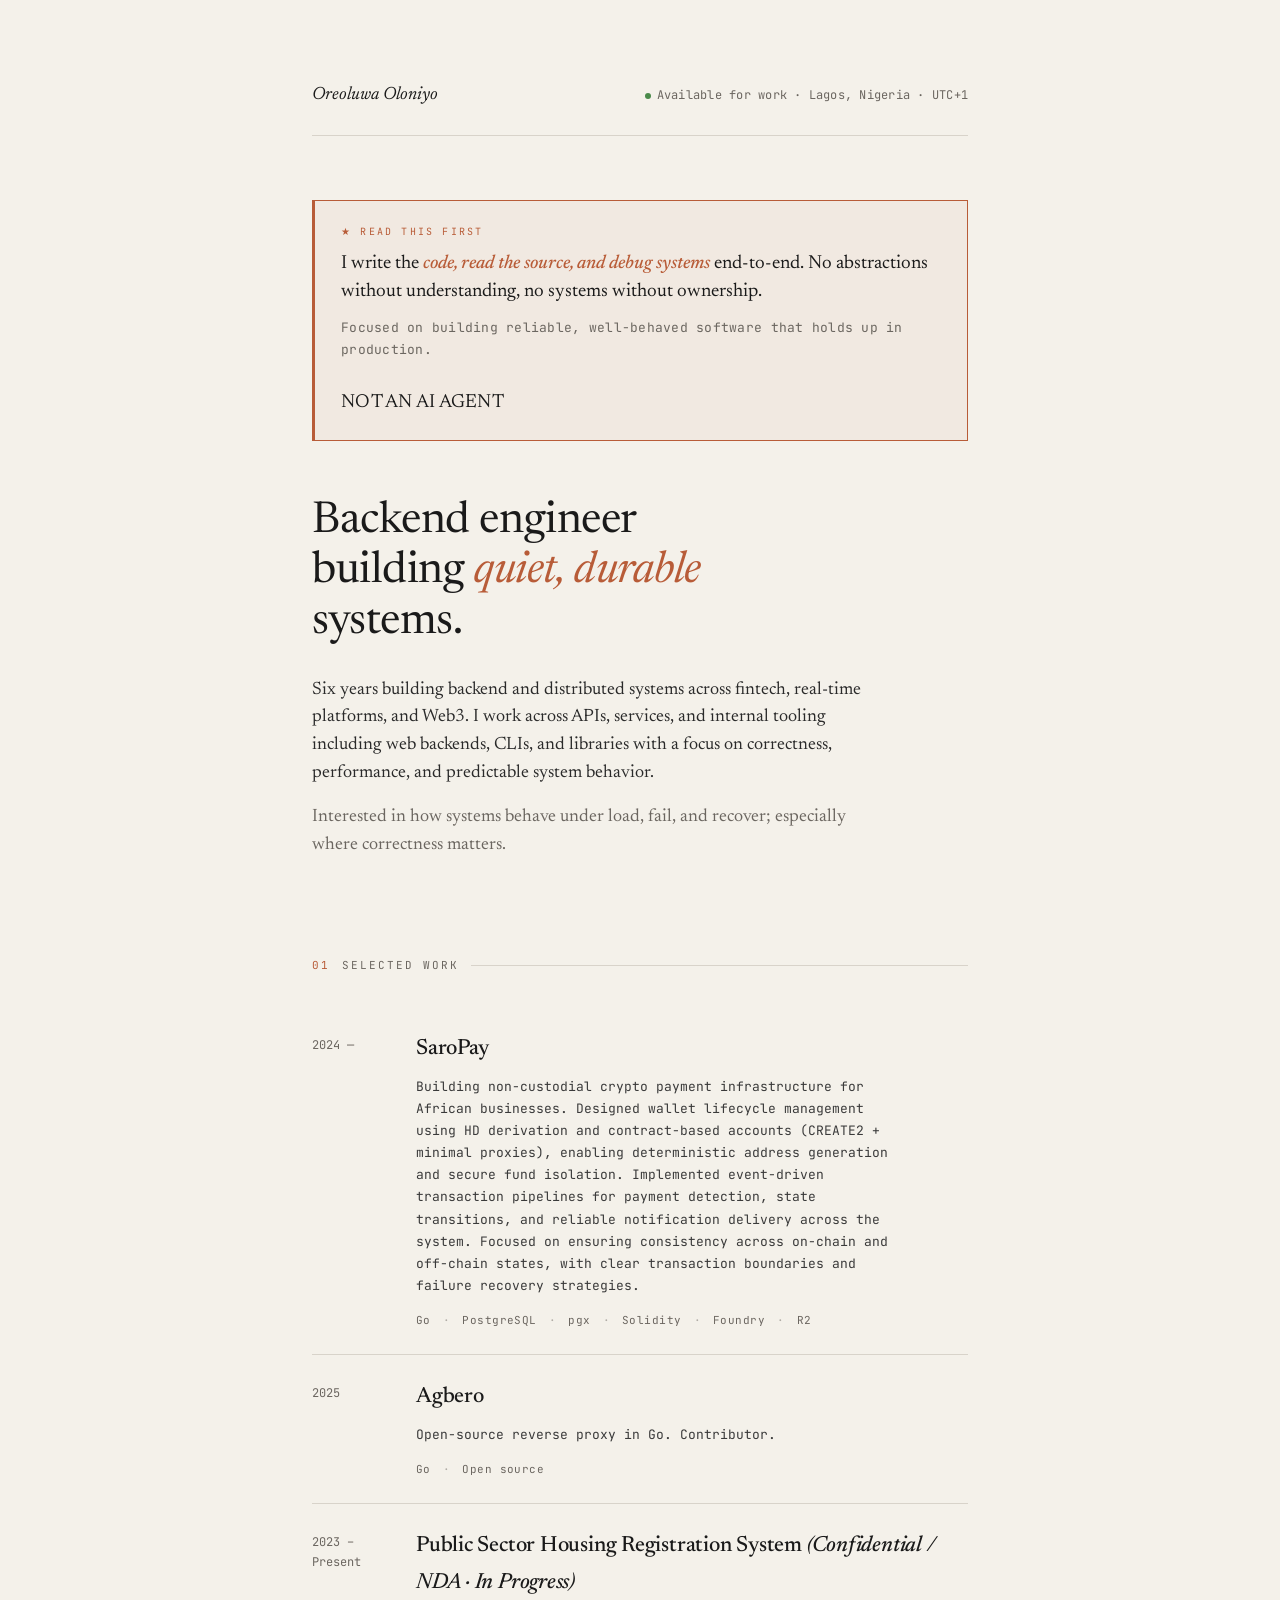
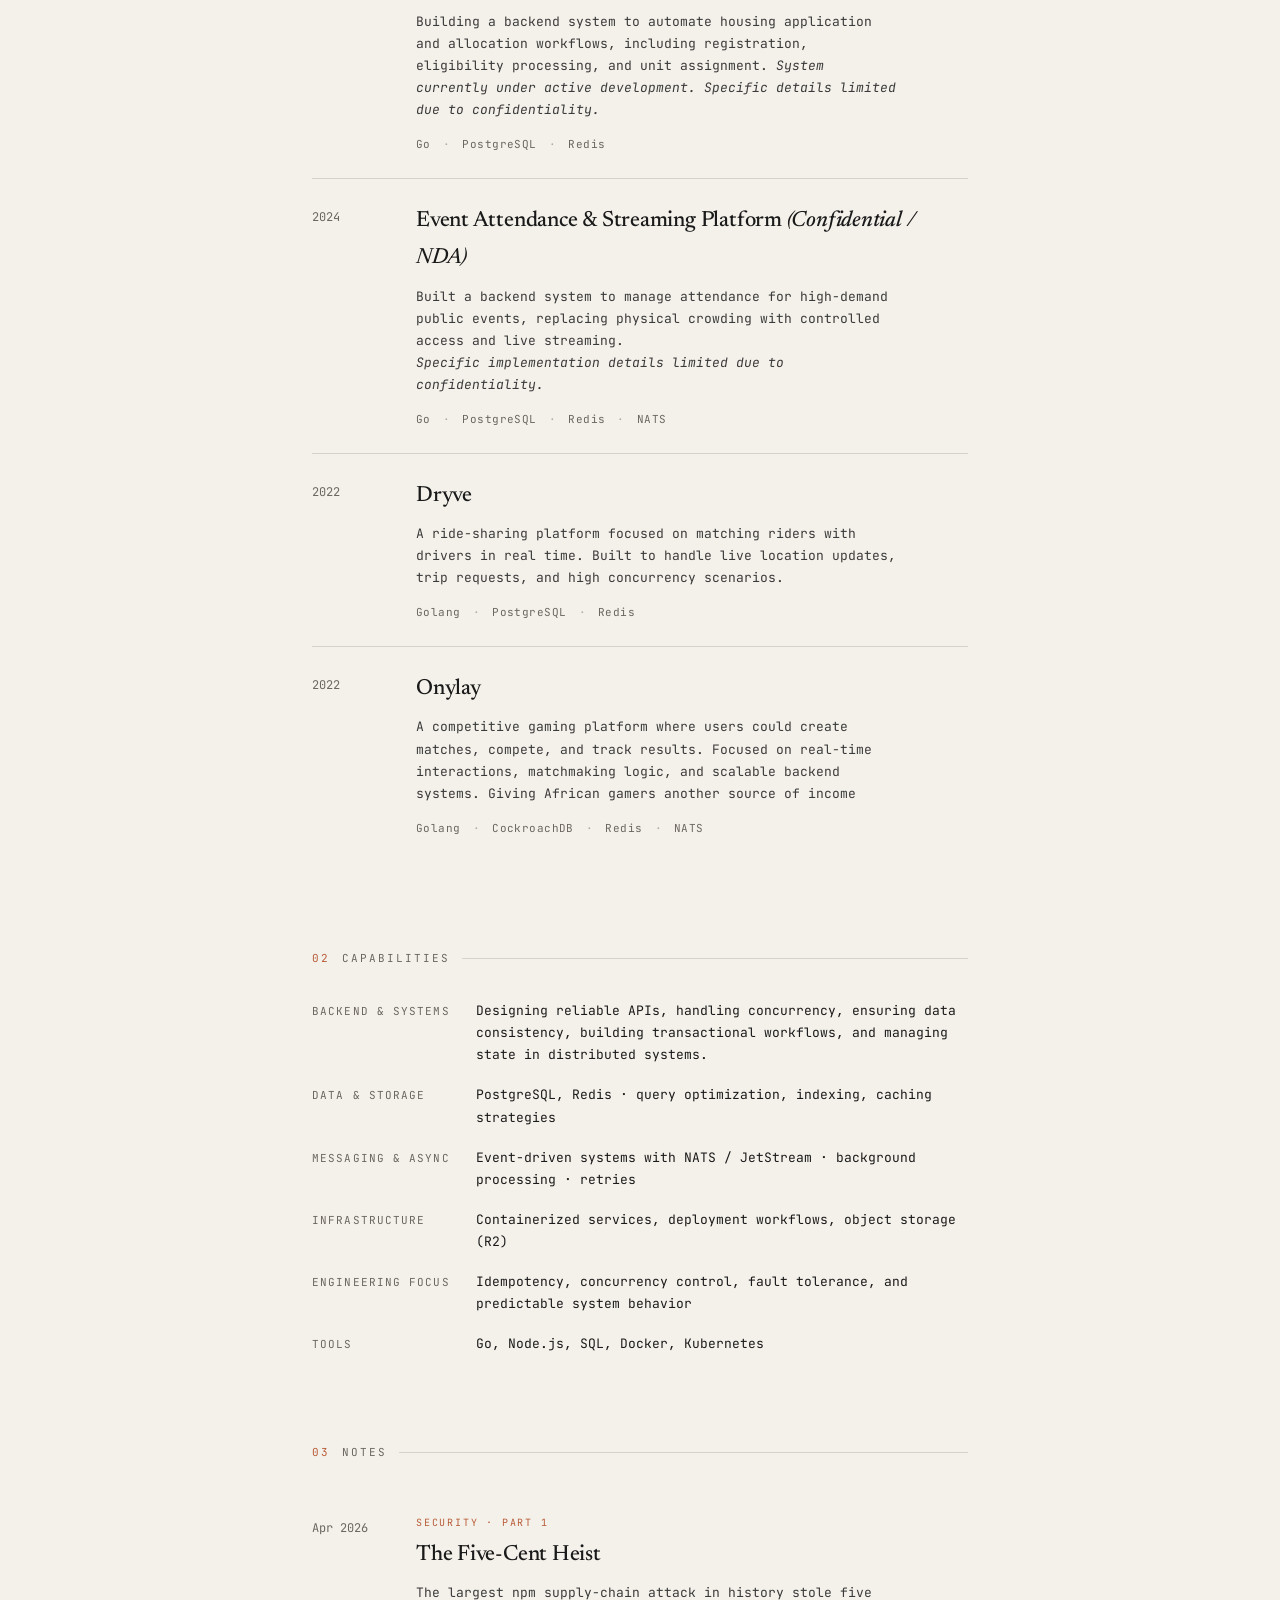
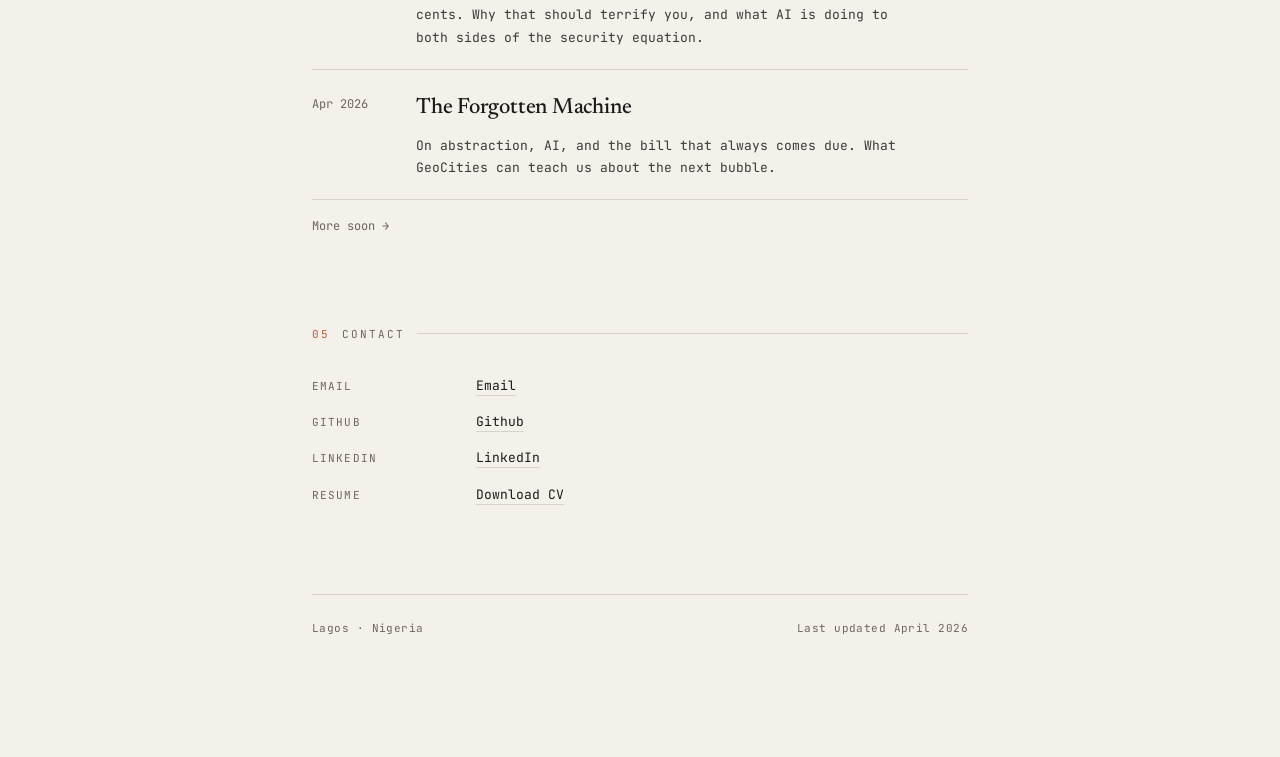
<file: index.html>
<!DOCTYPE html>
<html lang="en">
<head>
    <meta charset="UTF-8" />
    <meta name="viewport" content="width=device-width, initial-scale=1.0" />
    <title>Oreoluwa Oloniyo — Backend Engineer</title>
    <meta name="description" content="Backend engineer in Lagos. Go, Node, PostgreSQL, distributed systems. Building SaroPay." />
    <link rel="preconnect" href="https://fonts.googleapis.com" />
    <link rel="preconnect" href="https://fonts.gstatic.com" crossorigin />
    <link href="https://fonts.googleapis.com/css2?family=JetBrains+Mono:wght@300;400;500;600&family=Newsreader:ital,opsz,wght@0,6..72,300;0,6..72,400;0,6..72,500;1,6..72,300;1,6..72,400&display=swap" rel="stylesheet" />
    <style>
        :root {
            --bg: #f4f1ea;
            --ink: #1a1a1a;
            --muted: #6b6660;
            --rule: #d8d3ca;
            --accent: #b85c38;
            --serif: "Newsreader", Georgia, serif;
            --mono: "JetBrains Mono", ui-monospace, "SF Mono", Menlo, monospace;
        }

        * { box-sizing: border-box; margin: 0; padding: 0; }

        html { scroll-behavior: smooth; }

        body {
            background: var(--bg);
            color: var(--ink);
            font-family: var(--mono);
            font-size: 14px;
            line-height: 1.7;
            font-weight: 400;
            -webkit-font-smoothing: antialiased;
            text-rendering: optimizeLegibility;
        }

        .wrap {
            max-width: 720px;
            margin: 0 auto;
            padding: 80px 32px 120px;
        }

        /* ---------- Header ---------- */
        header {
            display: flex;
            justify-content: space-between;
            align-items: baseline;
            padding-bottom: 24px;
            border-bottom: 1px solid var(--rule);
            margin-bottom: 64px;
        }

        .sig {
            font-family: var(--serif);
            font-size: 18px;
            font-style: italic;
            font-weight: 400;
        }

        .meta {
            color: var(--muted);
            font-size: 12px;
            letter-spacing: 0.02em;
        }

        .meta .dot {
            display: inline-block;
            width: 6px; height: 6px;
            background: #4a8a4a;
            border-radius: 50%;
            margin-right: 6px;
            vertical-align: middle;
            animation: pulse 2.4s ease-in-out infinite;
        }

        @keyframes pulse {
            0%, 100% { opacity: 1; }
            50% { opacity: 0.35; }
        }

        /* ---------- Manifesto banner ---------- */
        .manifesto {
            margin-bottom: 56px;
            padding: 22px 26px;
            border: 1px solid var(--accent);
            border-left-width: 3px;
            background: rgba(184, 92, 56, 0.05);
        }

        .manifesto-eyebrow {
            font-family: var(--mono);
            font-size: 10px;
            color: var(--accent);
            letter-spacing: 0.22em;
            text-transform: uppercase;
            margin-bottom: 10px;
        }

        .manifesto p {
            font-family: var(--serif);
            font-size: 19px;
            line-height: 1.5;
            color: var(--ink);
            max-width: 60ch;
        }

        .manifesto p strong {
            font-weight: 500;
            color: var(--accent);
            font-style: italic;
        }

        .manifesto .small {
            font-size: 13px;
            font-family: var(--mono);
            font-style: normal;
            color: var(--muted);
            margin-top: 10px;
            letter-spacing: 0.02em;
        }

        /* ---------- Intro ---------- */
        .intro {
            margin-bottom: 96px;
        }

        .intro h1 {
            font-family: var(--serif);
            font-size: 44px;
            line-height: 1.15;
            font-weight: 400;
            letter-spacing: -0.01em;
            margin-bottom: 28px;
            max-width: 18ch;
        }

        .intro h1 em {
            color: var(--accent);
            font-style: italic;
        }

        .intro p {
            font-family: var(--serif);
            font-size: 18px;
            line-height: 1.55;
            color: #2a2a2a;
            max-width: 56ch;
            margin-bottom: 16px;
        }

        .intro p + p { color: var(--muted); }

        /* ---------- Section ---------- */
        section { margin-bottom: 88px; }

        .section-label {
            display: flex;
            align-items: center;
            gap: 12px;
            color: var(--muted);
            font-size: 11px;
            letter-spacing: 0.18em;
            text-transform: uppercase;
            margin-bottom: 32px;
        }

        .section-label::after {
            content: "";
            flex: 1;
            height: 1px;
            background: var(--rule);
        }

        .section-label .num {
            font-family: var(--mono);
            color: var(--accent);
        }

        /* ---------- Projects ---------- */
        .project {
            padding: 24px 0;
            border-bottom: 1px solid var(--rule);
            display: grid;
            grid-template-columns: 80px 1fr;
            gap: 24px;
            align-items: start;
            transition: padding-left 220ms ease;
        }

        .project:hover { padding-left: 8px; }

        .project:last-child { border-bottom: none; }

        .project-year {
            color: var(--muted);
            font-size: 12px;
            padding-top: 4px;
        }

        .project-name {
            font-family: var(--serif);
            font-size: 22px;
            font-weight: 500;
            margin-bottom: 8px;
            letter-spacing: -0.01em;
        }

        .project-desc {
            font-size: 13px;
            color: #3a3a3a;
            line-height: 1.7;
            margin-bottom: 14px;
            max-width: 60ch;
        }

        .stack {
            display: flex;
            flex-wrap: wrap;
            gap: 6px 12px;
            color: var(--muted);
            font-size: 11px;
            letter-spacing: 0.04em;
        }

        .stack span:not(:last-child)::after {
            content: "·";
            margin-left: 12px;
            opacity: 0.5;
        }

        /* ---------- Stack section ---------- */
        .stack-grid {
            display: grid;
            grid-template-columns: 140px 1fr;
            gap: 18px 24px;
            font-size: 13px;
        }

        .stack-grid dt {
            color: var(--muted);
            font-size: 11px;
            letter-spacing: 0.1em;
            text-transform: uppercase;
            padding-top: 2px;
        }

        .stack-grid dd { color: var(--ink); }

        /* ---------- Lordstep ---------- */
        .lordstep {
            border-left: 2px solid var(--accent);
            padding: 4px 0 4px 24px;
        }

        .lordstep h3 {
            font-family: var(--serif);
            font-size: 20px;
            font-weight: 500;
            margin-bottom: 6px;
        }

        .lordstep .role {
            font-size: 12px;
            color: var(--muted);
            margin-bottom: 14px;
        }

        .lordstep p {
            font-size: 13px;
            color: #3a3a3a;
            max-width: 60ch;
        }

        /* ---------- Contact ---------- */
        .contact-grid {
            display: grid;
            grid-template-columns: 140px 1fr;
            gap: 14px 24px;
            font-size: 13px;
        }

        .contact-grid dt {
            color: var(--muted);
            font-size: 11px;
            letter-spacing: 0.1em;
            text-transform: uppercase;
            padding-top: 2px;
        }

        .contact-grid a {
            color: var(--ink);
            text-decoration: none;
            border-bottom: 1px solid var(--rule);
            padding-bottom: 1px;
            transition: border-color 180ms ease, color 180ms ease;
        }

        .contact-grid a:hover {
            color: var(--accent);
            border-color: var(--accent);
        }

        /* ---------- Footer ---------- */
        footer {
            margin-top: 80px;
            padding-top: 24px;
            border-top: 1px solid var(--rule);
            display: flex;
            justify-content: space-between;
            align-items: center;
            color: var(--muted);
            font-size: 11px;
            letter-spacing: 0.04em;
        }

        /* ---------- Reveal ---------- */
        .reveal {
            opacity: 0;
            transform: translateY(8px);
            animation: rise 700ms cubic-bezier(0.2, 0.7, 0.2, 1) forwards;
        }

        .reveal:nth-child(1) { animation-delay: 0ms; }
        .reveal:nth-child(2) { animation-delay: 80ms; }
        .reveal:nth-child(3) { animation-delay: 160ms; }
        .reveal:nth-child(4) { animation-delay: 240ms; }
        .reveal:nth-child(5) { animation-delay: 320ms; }
        .reveal:nth-child(6) { animation-delay: 400ms; }

        @keyframes rise {
            to { opacity: 1; transform: translateY(0); }
        }

        /* ---------- Mobile ---------- */
        @media (max-width: 600px) {
            .wrap { padding: 48px 22px 80px; }
            .intro h1 { font-size: 32px; }
            .intro p { font-size: 16px; }
            .project {
                grid-template-columns: 1fr;
                gap: 8px;
            }
            .project-year { padding-top: 0; font-size: 11px; }
            .stack-grid, .contact-grid {
                grid-template-columns: 1fr;
                gap: 4px 0;
            }
            .stack-grid dt, .contact-grid dt { padding-top: 14px; }
            .stack-grid dt:first-child, .contact-grid dt:first-child { padding-top: 2px; }
            header { flex-direction: column; gap: 8px; align-items: flex-start; }
            footer { flex-direction: column; gap: 8px; }
        }
    </style>
</head>
<body>
<div class="wrap">

    <header class="reveal">
        <div class="sig">Oreoluwa Oloniyo</div>
        <div class="meta"><span class="dot"></span>Available for work · Lagos, Nigeria · UTC+1</div>
    </header>

    <aside class="manifesto reveal">
        <div class="manifesto-eyebrow">★ Read this first</div>
        <p>
            I write the <strong> code, read the source, and debug systems</strong>  end-to-end.
            No abstractions without understanding, no systems without ownership.
        </p>
        <div class="small">
            Focused on building reliable, well-behaved software that holds up in production.
            <p><br>NOT AN AI AGENT</p>
        </div>
    </aside>

    <section class="intro reveal">
        <h1>Backend engineer building <em>quiet, durable</em> systems.</h1>
        <p>
            Six years building backend and distributed systems across fintech, real-time platforms, and Web3.
            I work across APIs, services, and internal tooling including web backends, CLIs, and libraries 
            with a focus on correctness, performance, and predictable system behavior.
        </p>
        <p>
            Interested in how systems behave under load, fail, and recover; especially where correctness matters.
        </p>
    </section>

    <section class="reveal">
        <div class="section-label"><span class="num">01</span> Selected work</div>

        <div class="project">
            <div class="project-year">2024 —</div>
            <div>
                <div class="project-name">SaroPay</div>
                <div class="project-desc">
                    Building non-custodial crypto payment infrastructure for African businesses.

                    Designed wallet lifecycle management using HD derivation and contract-based accounts
                    (CREATE2 + minimal proxies), enabling deterministic address generation and secure fund isolation.

                    Implemented event-driven transaction pipelines for payment detection, state transitions,
                    and reliable notification delivery across the system.

                    Focused on ensuring consistency across on-chain and off-chain states, with clear transaction
                    boundaries and failure recovery strategies.
                </div>
                <div class="stack">
                    <span>Go</span><span>PostgreSQL</span><span>pgx</span>
                    <span>Solidity</span><span>Foundry</span><span>R2</span>
                </div>
            </div>
        </div>

        <div class="project">
            <div class="project-year">2025</div>
            <div>
                <div class="project-name">Agbero</div>
                <div class="project-desc">
                    Open-source reverse proxy in Go. Contributor.
                </div>
                <div class="stack"><span>Go</span><span>Open source</span></div>
            </div>
        </div>

        <div class="project">
            <div class="project-year">2023 – Present</div>
            <div>
                <div class="project-name">
                    Public Sector Housing Registration System
                    <em>(Confidential / NDA · In Progress)</em>
                </div>
                <div class="project-desc">
                    Building a backend system to automate housing application and allocation workflows,
                    including registration, eligibility processing, and unit assignment.

                    <em>System currently under active development. Specific details limited due to confidentiality.</em>
                </div>
                <div class="stack">
                    <span>Go</span>
                    <span>PostgreSQL</span>
                    <span>Redis</span>
                </div>
            </div>
        </div>

        <div class="project">
            <div class="project-year">2024</div>
            <div>
                <div class="project-name">
                    Event Attendance & Streaming Platform <em>(Confidential / NDA)</em>
                </div>
                <div class="project-desc">
                    <p>
                        Built a backend system to manage attendance for high-demand public events,
                        replacing physical crowding with controlled access and live streaming.
                    </p>
                    <p><em>Specific implementation details limited due to confidentiality.</em></p>
                </div>
                <div class="stack">
                    <span>Go</span>
                    <span>PostgreSQL</span>
                    <span>Redis</span>
                    <span>NATS</span>
                </div>
            </div>
        </div>





        <div class="project">
            <div class="project-year">2022</div>
            <div>
                <div class="project-name">Dryve</div>
                <div class="project-desc">
                    A ride-sharing platform focused on matching riders with drivers in real time.
                    Built to handle live location updates, trip requests, and high concurrency scenarios.
                </div>
                <div class="stack">
                    <span>Golang</span>
                    <span>PostgreSQL</span>
                    <span>Redis</span>
                </div>
            </div>
        </div>

        <div class="project">
            <div class="project-year">2022</div>
            <div>
                <div class="project-name">Onylay</div>
                <div class="project-desc">
                    A competitive gaming platform where users could create matches, compete, and track results.
                    Focused on real-time interactions, matchmaking logic, and scalable backend systems.
                    Giving African gamers another source of income
                </div>
                <div class="stack">
                    <span>Golang</span>
                    <span>CockroachDB</span>
                    <span>Redis</span>
                    <span>NATS</span>
                </div>
            </div>
        </div>
    </section>

    <section class="reveal">
        <div class="section-label"><span class="num">02</span> Capabilities</div>

        <dl class="stack-grid">
            <dt>Backend & Systems</dt>
            <dd>
                Designing reliable APIs, handling concurrency, ensuring data consistency,
                building transactional workflows, and managing state in distributed systems.
            </dd>

            <dt>Data & Storage</dt>
            <dd>
                PostgreSQL, Redis · query optimization, indexing, caching strategies
            </dd>

            <dt>Messaging & Async</dt>
            <dd>
                Event-driven systems with NATS / JetStream · background processing · retries
            </dd>

            <dt>Infrastructure</dt>
            <dd>
                Containerized services, deployment workflows, object storage (R2)
            </dd>

            <dt>Engineering Focus</dt>
            <dd>
                Idempotency, concurrency control, fault tolerance, and predictable system behavior
            </dd>

            <dt>Tools</dt>
            <dd>
                Go, Node.js, SQL, Docker, Kubernetes
            </dd>
        </dl>
    </section>

    <section class="reveal">
        <div class="section-label"><span class="num">03</span> Notes</div>
        <a href="blog/five-cent-heist.html" style="display: block; padding: 20px 0; border-bottom: 1px solid var(--rule); text-decoration: none; color: inherit; transition: padding-left 220ms ease;" onmouseover="this.style.paddingLeft='8px'" onmouseout="this.style.paddingLeft='0'">
            <div style="display: grid; grid-template-columns: 80px 1fr; gap: 24px; align-items: start;">
                <div style="color: var(--muted); font-size: 12px; padding-top: 4px;">Apr 2026</div>
                <div>
                    <div style="font-size: 10px; font-family: var(--mono); color: var(--accent); letter-spacing: 0.18em; text-transform: uppercase; margin-bottom: 6px;">Security · Part 1</div>
                    <div style="font-family: var(--serif); font-size: 22px; font-weight: 500; margin-bottom: 8px; letter-spacing: -0.01em;">The Five-Cent Heist</div>
                    <div style="font-size: 13px; color: #3a3a3a; line-height: 1.7; max-width: 60ch;">
                        The largest npm supply-chain attack in history stole five cents. Why that should terrify you, and what AI is doing to both sides of the security equation.
                    </div>
                </div>
            </div>
        </a>
        <a href="blog/forgotten-machine.html" style="display: block; padding: 20px 0; border-bottom: 1px solid var(--rule); text-decoration: none; color: inherit; transition: padding-left 220ms ease;" onmouseover="this.style.paddingLeft='8px'" onmouseout="this.style.paddingLeft='0'">
            <div style="display: grid; grid-template-columns: 80px 1fr; gap: 24px; align-items: start;">
                <div style="color: var(--muted); font-size: 12px; padding-top: 4px;">Apr 2026</div>
                <div>
                    <div style="font-family: var(--serif); font-size: 22px; font-weight: 500; margin-bottom: 8px; letter-spacing: -0.01em;">The Forgotten Machine</div>
                    <div style="font-size: 13px; color: #3a3a3a; line-height: 1.7; max-width: 60ch;">
                        On abstraction, AI, and the bill that always comes due. What GeoCities can teach us about the next bubble.
                    </div>
                </div>
            </div>
        </a>
        <div style="margin-top: 16px; font-size: 12px; color: var(--muted);">More soon →</div>
    </section>


    <section class="reveal">
        <div class="section-label"><span class="num">05</span> Contact</div>

        <dl class="contact-grid">
            <dt>Email</dt>
            <dd>
                <a href="mailto:ooluwa27@gmail.com">Email</a>
            </dd>

            <dt>GitHub</dt>
            <dd>
                <a href="https://github.com/babafemi99" target="_blank" rel="noopener">
                    Github
                </a>
            </dd>

            <dt>LinkedIn</dt>
            <dd>
                <a href="https://www.linkedin.com/in/oreoluwa-oloniyo-338466198" target="_blank" rel="noopener">
                   LinkedIn
                </a>
            </dd>

            <dt>Resume</dt>
            <dd>
                <a href="/assets/cv.pdf" target="_blank" class="cv-button">
                    Download CV
                </a>
            </dd>
        </dl>
    </section>

    <footer>
        <span>Lagos · Nigeria</span>
        <span>Last updated April 2026</span>
    </footer>

</div>
</body>
</html>
</file>
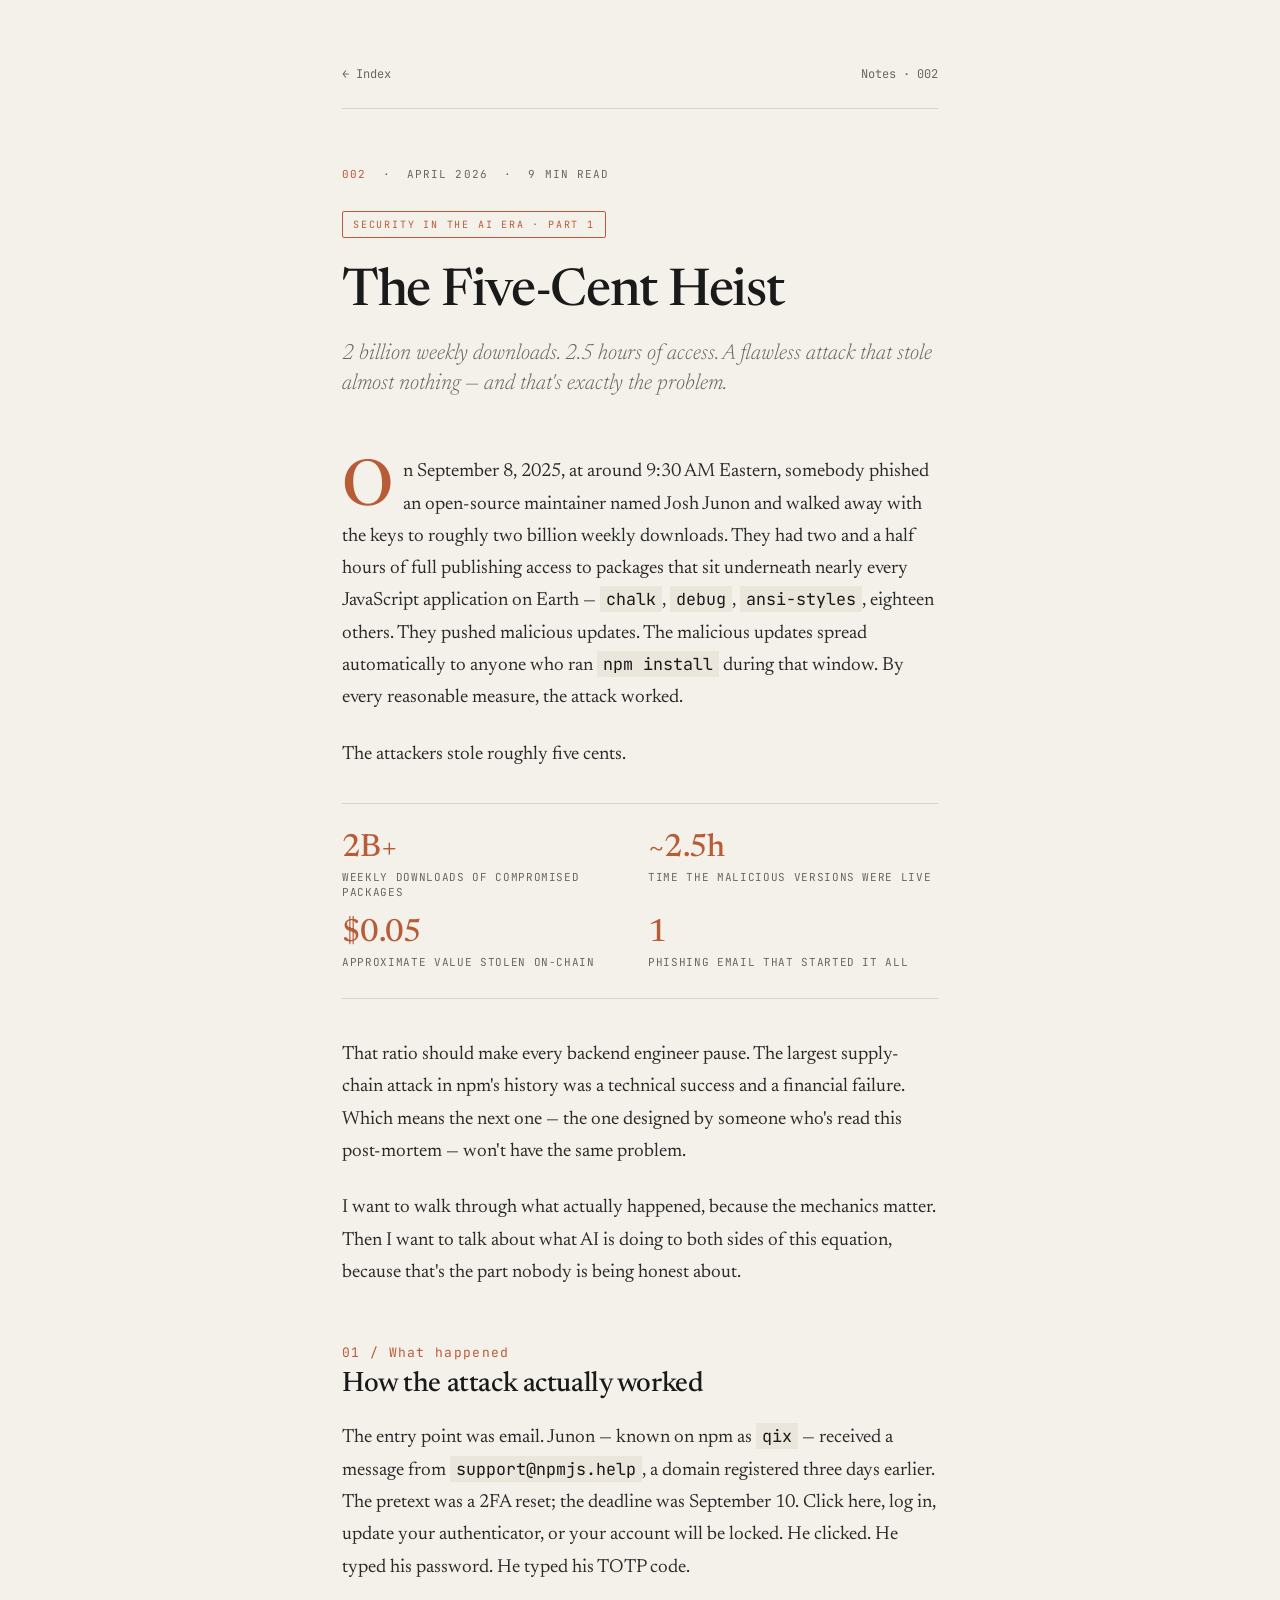
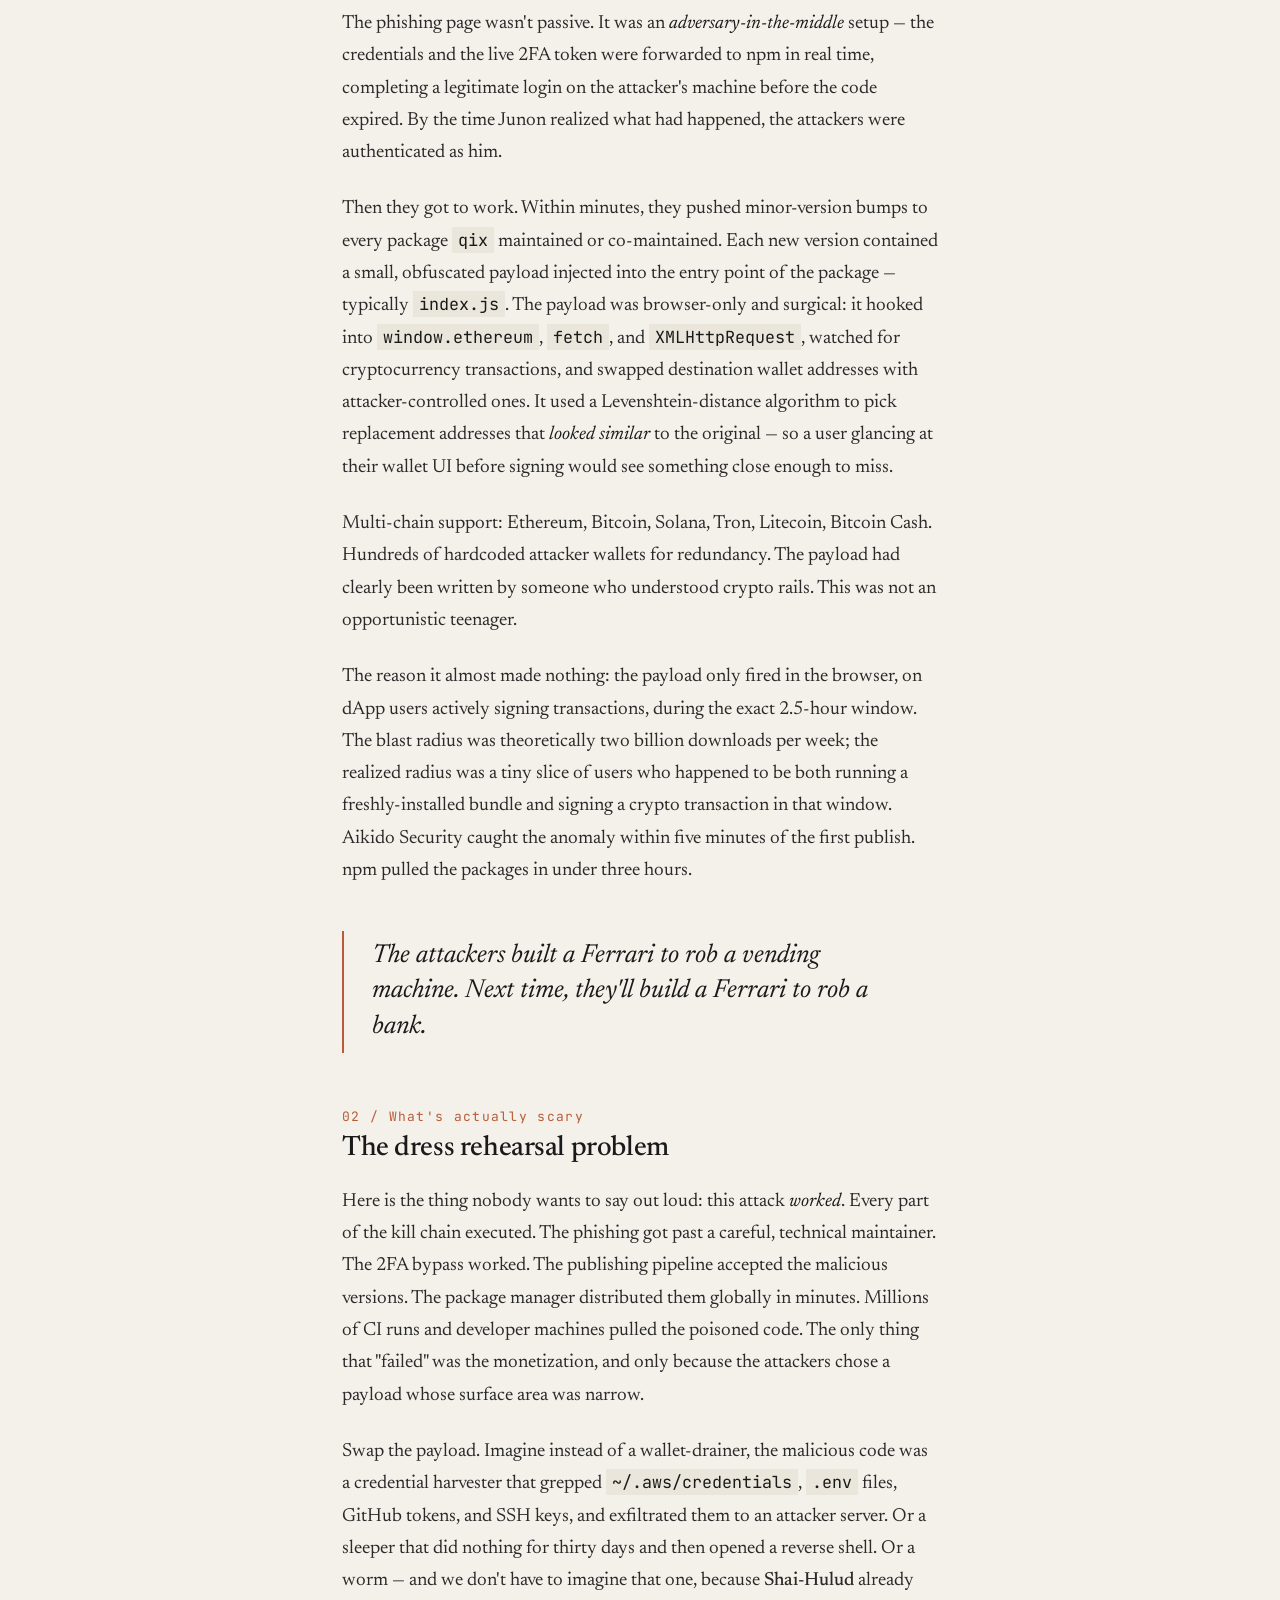
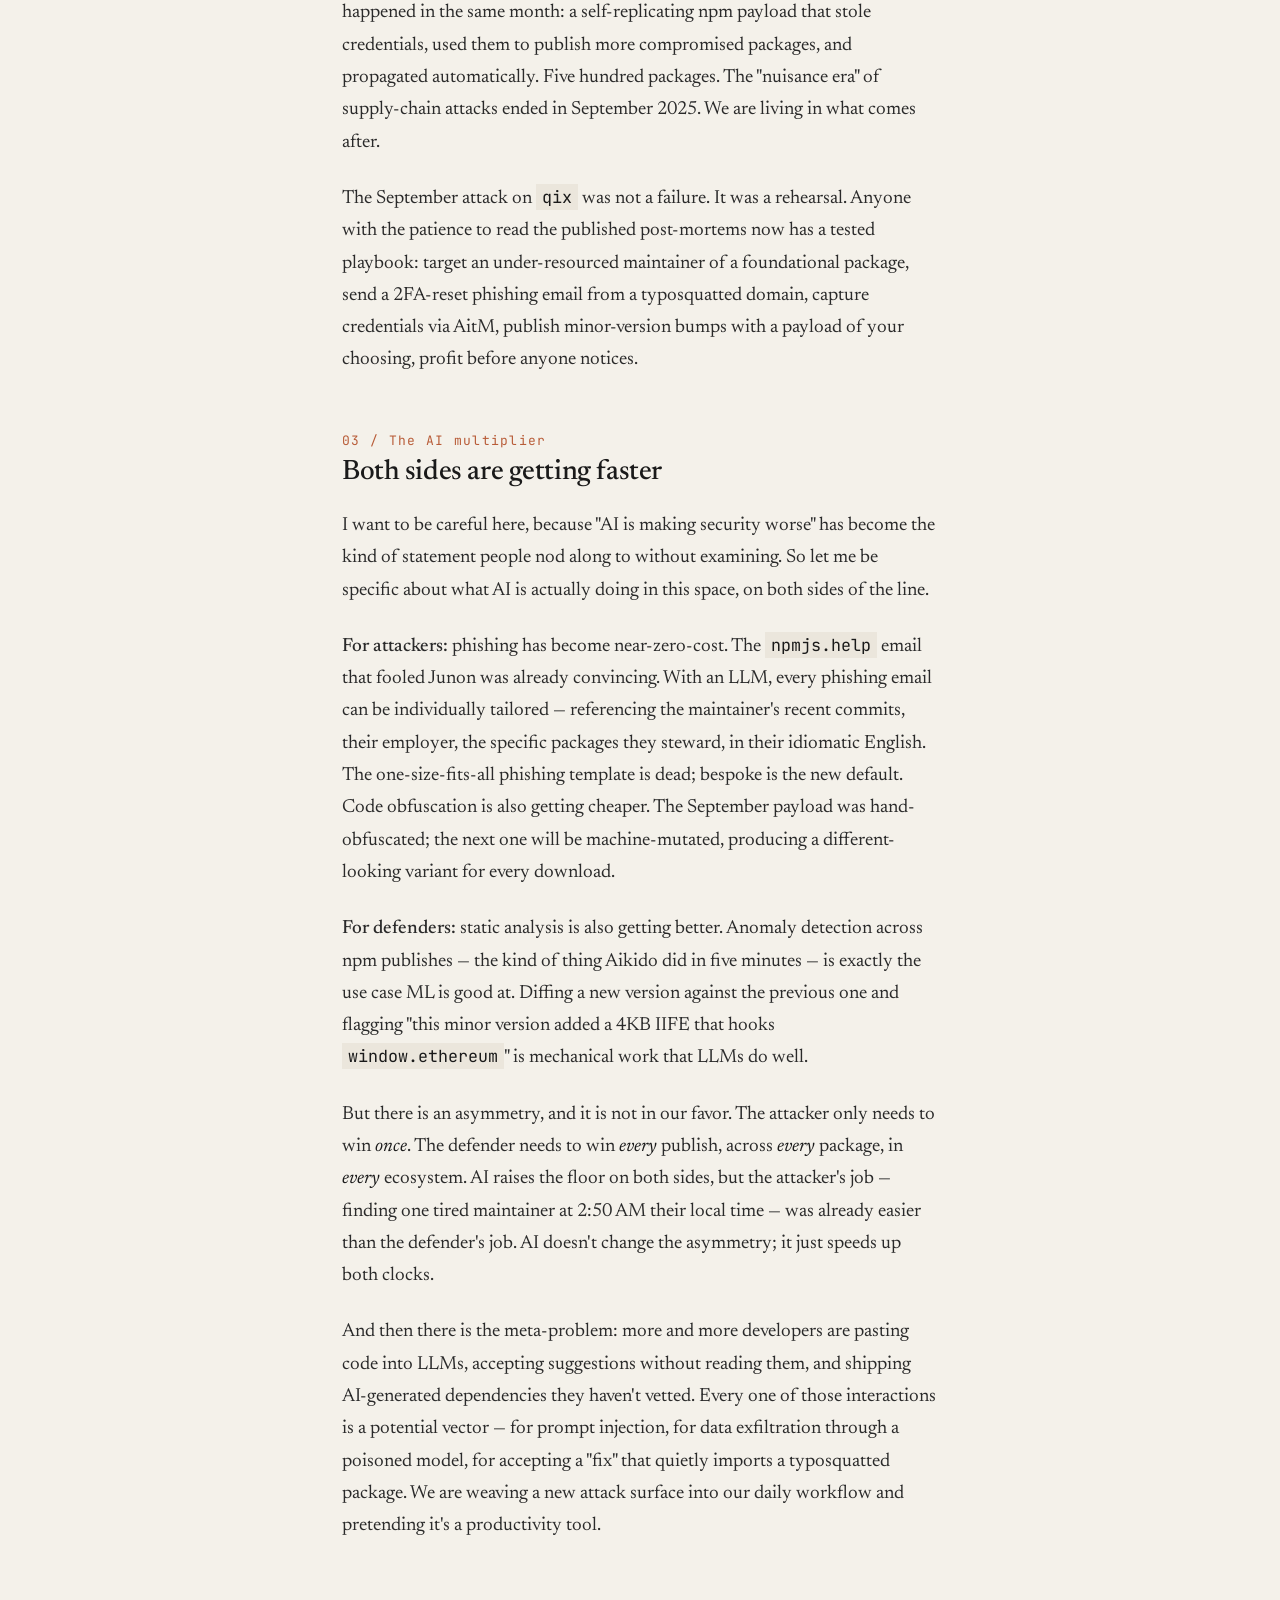
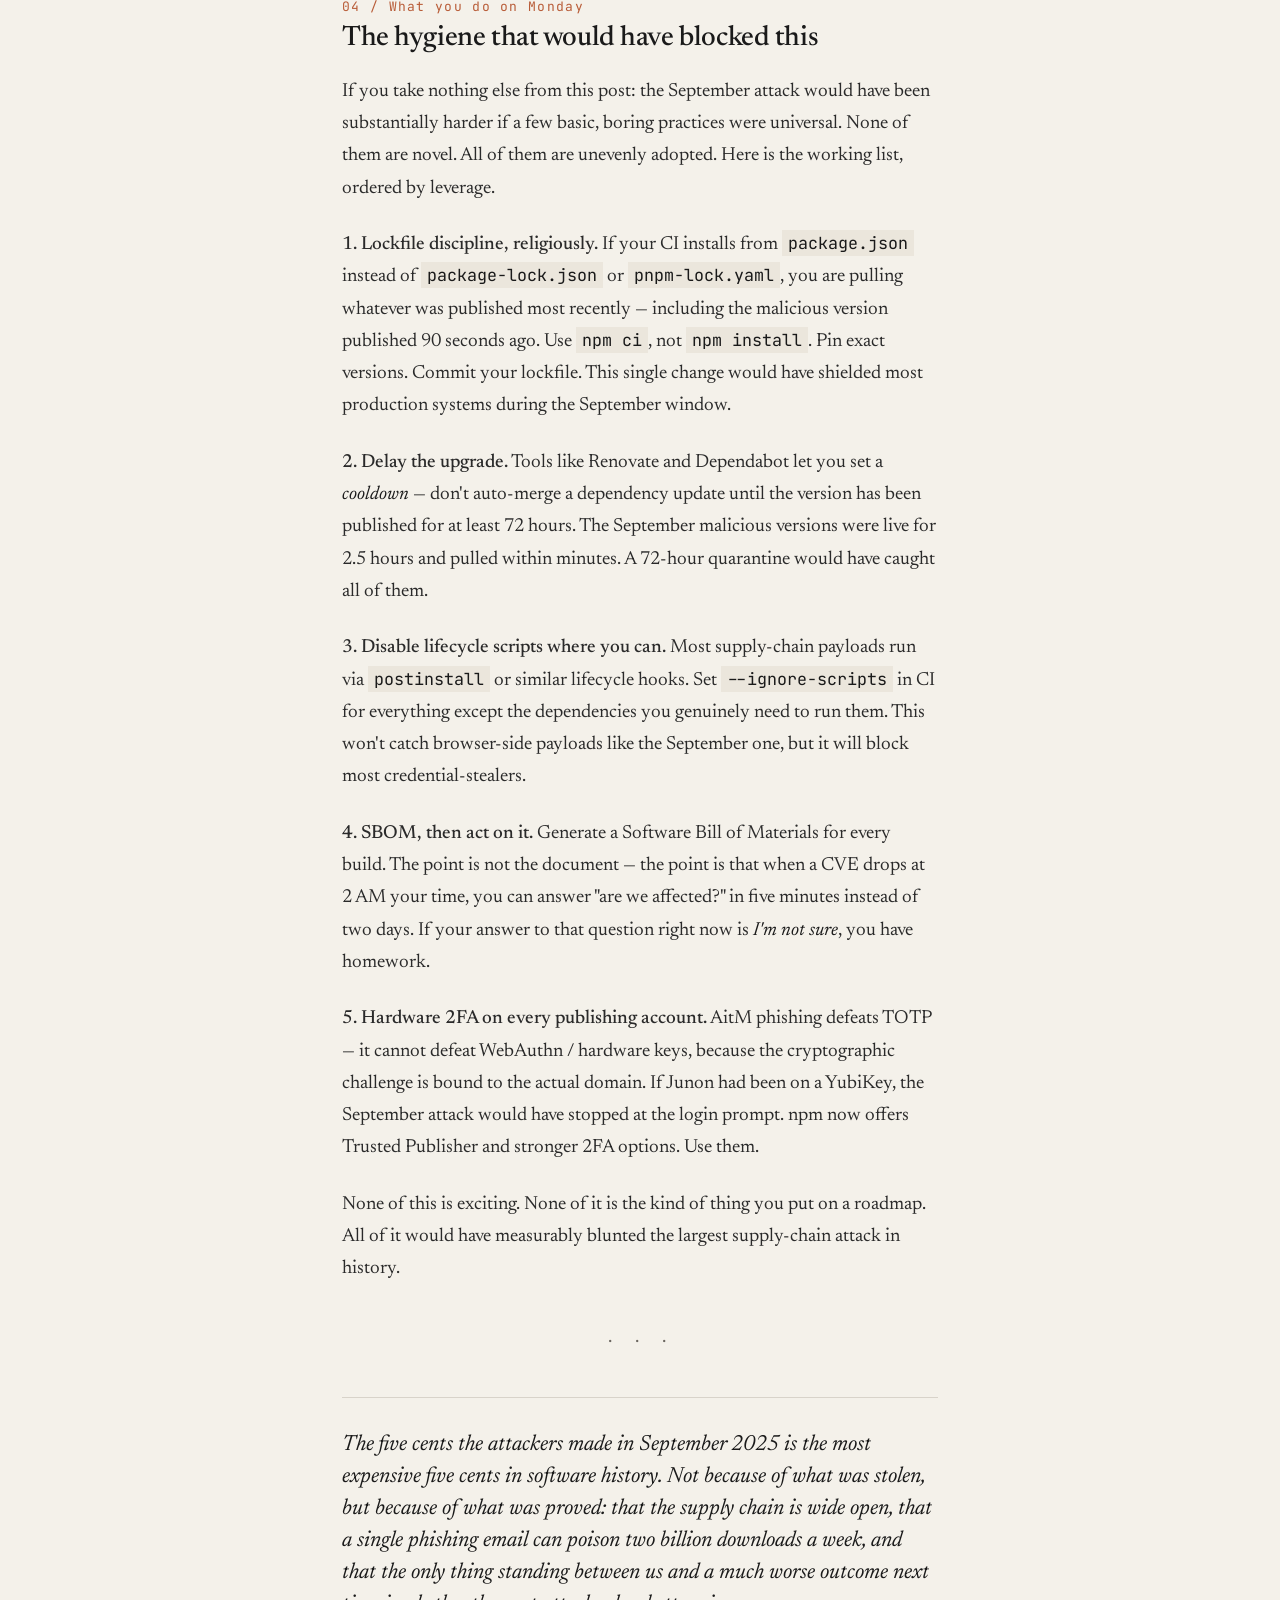
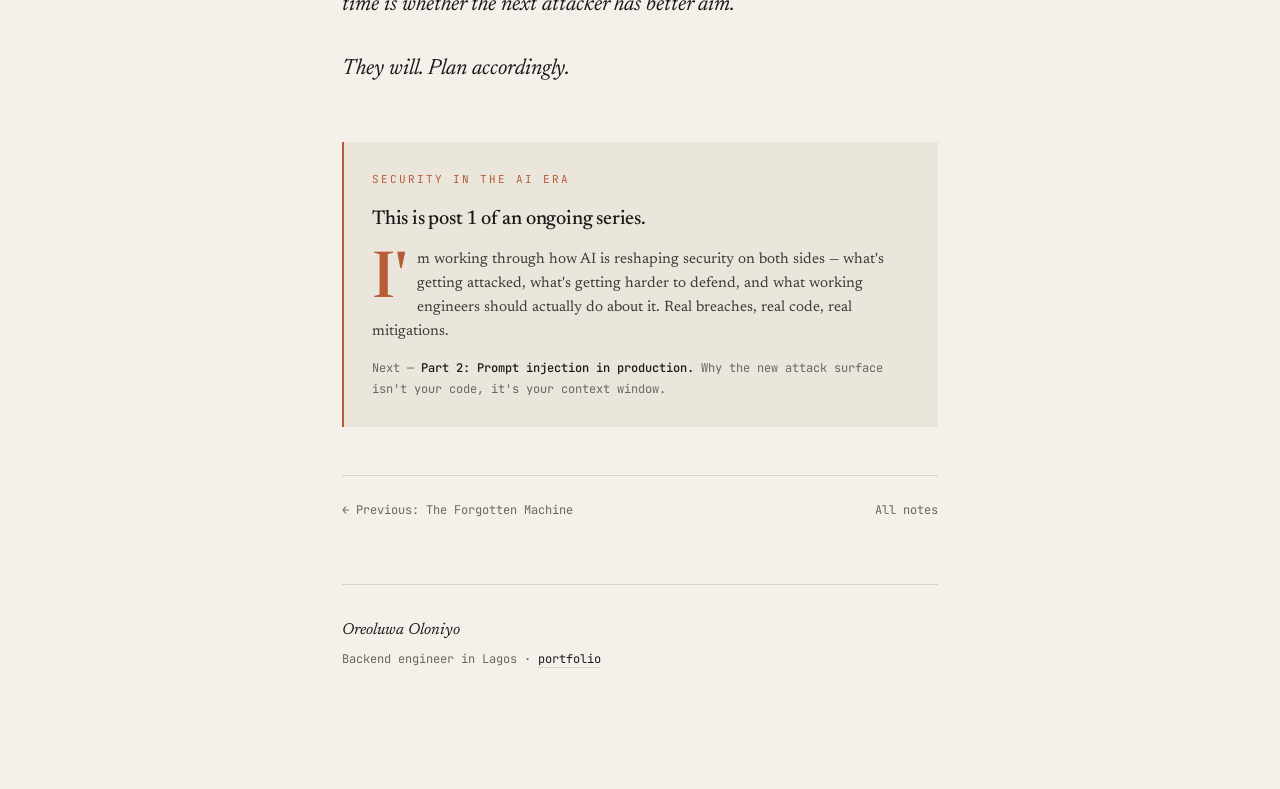
<file: blog/five-cent-heist.html>
<!DOCTYPE html>
<html lang="en">
<head>
    <meta charset="UTF-8" />
    <meta name="viewport" content="width=device-width, initial-scale=1.0" />
    <title>The Five-Cent Heist — Oreoluwa Oloniyo</title>
    <meta name="description" content="A 2.5-hour compromise. 2 billion weekly downloads. Five cents stolen. Here's why that should terrify you." />
    <link rel="preconnect" href="https://fonts.googleapis.com" />
    <link rel="preconnect" href="https://fonts.gstatic.com" crossorigin />
    <link href="https://fonts.googleapis.com/css2?family=JetBrains+Mono:wght@300;400;500;600&family=Newsreader:ital,opsz,wght@0,6..72,300;0,6..72,400;0,6..72,500;0,6..72,600;1,6..72,300;1,6..72,400;1,6..72,500&display=swap" rel="stylesheet" />
    <style>
        :root {
            --bg: #f4f1ea;
            --ink: #1a1a1a;
            --muted: #6b6660;
            --rule: #d8d3ca;
            --accent: #b85c38;
            --serif: "Newsreader", Georgia, serif;
            --mono: "JetBrains Mono", ui-monospace, "SF Mono", Menlo, monospace;
        }

        * { box-sizing: border-box; margin: 0; padding: 0; }

        html { scroll-behavior: smooth; }

        body {
            background: var(--bg);
            color: var(--ink);
            font-family: var(--serif);
            font-size: 19px;
            line-height: 1.7;
            font-weight: 400;
            -webkit-font-smoothing: antialiased;
            text-rendering: optimizeLegibility;
        }

        .wrap {
            max-width: 660px;
            margin: 0 auto;
            padding: 64px 32px 120px;
        }

        /* ---------- Top nav ---------- */
        .topnav {
            display: flex;
            justify-content: space-between;
            align-items: baseline;
            padding-bottom: 24px;
            border-bottom: 1px solid var(--rule);
            margin-bottom: 56px;
            font-family: var(--mono);
            font-size: 12px;
        }

        .topnav a {
            color: var(--muted);
            text-decoration: none;
            transition: color 180ms ease;
        }

        .topnav a:hover { color: var(--accent); }

        .topnav .back::before { content: "← "; }

        /* ---------- Article header ---------- */
        .post-meta {
            font-family: var(--mono);
            font-size: 11px;
            color: var(--muted);
            letter-spacing: 0.1em;
            text-transform: uppercase;
            margin-bottom: 24px;
        }

        .post-meta .num { color: var(--accent); }

        .series-tag {
            display: inline-block;
            font-family: var(--mono);
            font-size: 10px;
            color: var(--accent);
            letter-spacing: 0.18em;
            text-transform: uppercase;
            border: 1px solid var(--accent);
            padding: 4px 10px;
            margin-bottom: 28px;
            border-radius: 2px;
        }

        h1.title {
            font-family: var(--serif);
            font-size: 52px;
            line-height: 1.05;
            font-weight: 500;
            letter-spacing: -0.025em;
            margin-bottom: 18px;
        }

        .subtitle {
            font-family: var(--serif);
            font-size: 22px;
            font-style: italic;
            color: var(--muted);
            font-weight: 300;
            margin-bottom: 56px;
            line-height: 1.4;
        }

        /* ---------- Article body ---------- */
        article p {
            margin-bottom: 24px;
            color: #2a2a2a;
        }

        article p:first-of-type::first-letter {
            font-family: var(--serif);
            font-size: 64px;
            font-weight: 500;
            float: left;
            line-height: 0.9;
            margin: 6px 10px 0 0;
            color: var(--accent);
        }

        article em { font-style: italic; color: var(--ink); }
        article strong { font-weight: 500; }

        article h2 {
            font-family: var(--serif);
            font-size: 28px;
            font-weight: 500;
            letter-spacing: -0.015em;
            margin: 56px 0 20px;
            line-height: 1.25;
        }

        article h2 .num {
            font-family: var(--mono);
            font-size: 13px;
            color: var(--accent);
            letter-spacing: 0.1em;
            display: block;
            margin-bottom: 6px;
            font-weight: 400;
        }

        .pullquote {
            font-family: var(--serif);
            font-size: 26px;
            line-height: 1.35;
            font-style: italic;
            color: var(--ink);
            border-left: 2px solid var(--accent);
            padding: 8px 0 8px 28px;
            margin: 44px 0;
            max-width: 92%;
        }

        /* ---------- Stat callouts ---------- */
        .stats {
            display: grid;
            grid-template-columns: repeat(2, 1fr);
            gap: 16px;
            margin: 32px 0 40px;
            padding: 28px 0;
            border-top: 1px solid var(--rule);
            border-bottom: 1px solid var(--rule);
        }

        .stat .num {
            font-family: var(--serif);
            font-size: 32px;
            font-weight: 500;
            color: var(--accent);
            letter-spacing: -0.02em;
            line-height: 1;
            margin-bottom: 6px;
        }

        .stat .label {
            font-family: var(--mono);
            font-size: 11px;
            color: var(--muted);
            letter-spacing: 0.06em;
            text-transform: uppercase;
            line-height: 1.4;
        }

        /* ---------- Code ---------- */
        pre {
            font-family: var(--mono);
            font-size: 13px;
            line-height: 1.6;
            background: #ebe6dc;
            color: #2a2a2a;
            padding: 20px 24px;
            overflow-x: auto;
            margin: 28px 0;
            border-left: 2px solid var(--accent);
        }

        code {
            font-family: var(--mono);
            font-size: 0.88em;
            background: #ebe6dc;
            padding: 2px 6px;
            color: #1a1a1a;
        }

        pre code {
            background: transparent;
            padding: 0;
            font-size: inherit;
        }

        /* ---------- Section break ---------- */
        hr.section-break {
            border: none;
            margin: 44px auto;
            text-align: center;
            color: var(--muted);
            font-family: var(--mono);
            font-size: 14px;
            letter-spacing: 0.4em;
        }

        hr.section-break::before { content: "· · ·"; }

        .closer {
            font-family: var(--serif);
            font-size: 22px;
            line-height: 1.45;
            color: var(--ink);
            margin-top: 40px;
            padding-top: 32px;
            border-top: 1px solid var(--rule);
            font-style: italic;
        }

        /* ---------- Series box ---------- */
        .series-box {
            margin-top: 56px;
            padding: 28px;
            background: #ebe6dc;
            border-left: 2px solid var(--accent);
        }

        .series-box .label {
            font-family: var(--mono);
            font-size: 11px;
            color: var(--accent);
            letter-spacing: 0.18em;
            text-transform: uppercase;
            margin-bottom: 14px;
        }

        .series-box h3 {
            font-family: var(--serif);
            font-size: 20px;
            font-weight: 500;
            margin-bottom: 12px;
            letter-spacing: -0.01em;
        }

        .series-box p {
            font-size: 15px;
            color: #3a3a3a;
            line-height: 1.6;
            margin-bottom: 14px;
        }

        .series-box .next {
            font-family: var(--mono);
            font-size: 12px;
            color: var(--muted);
        }

        .series-box .next strong {
            color: var(--ink);
            font-weight: 500;
        }

        /* ---------- Footer ---------- */
        .post-footer {
            margin-top: 64px;
            padding-top: 32px;
            border-top: 1px solid var(--rule);
            font-family: var(--mono);
            font-size: 12px;
            color: var(--muted);
        }

        .post-footer .signature {
            font-family: var(--serif);
            font-style: italic;
            color: var(--ink);
            font-size: 16px;
            margin-bottom: 4px;
        }

        .post-footer a {
            color: var(--ink);
            text-decoration: none;
            border-bottom: 1px solid var(--rule);
            transition: border-color 180ms ease, color 180ms ease;
        }

        .post-footer a:hover { color: var(--accent); border-color: var(--accent); }

        .next-prev {
            display: flex;
            justify-content: space-between;
            margin-top: 48px;
            padding-top: 24px;
            border-top: 1px solid var(--rule);
            font-family: var(--mono);
            font-size: 12px;
        }

        .next-prev a { color: var(--muted); text-decoration: none; transition: color 180ms ease; }
        .next-prev a:hover { color: var(--accent); }

        /* ---------- Reveal ---------- */
        .reveal {
            opacity: 0;
            transform: translateY(8px);
            animation: rise 700ms cubic-bezier(0.2, 0.7, 0.2, 1) forwards;
        }

        @keyframes rise {
            to { opacity: 1; transform: translateY(0); }
        }

        /* ---------- Mobile ---------- */
        @media (max-width: 600px) {
            .wrap { padding: 40px 22px 80px; }
            body { font-size: 17px; }
            h1.title { font-size: 36px; }
            .subtitle { font-size: 18px; margin-bottom: 40px; }
            article h2 { font-size: 23px; }
            .pullquote { font-size: 20px; padding-left: 20px; }
            .closer { font-size: 19px; }
            .stats { grid-template-columns: 1fr 1fr; gap: 12px; }
            .stat .num { font-size: 26px; }
            pre { font-size: 12px; padding: 14px 16px; }
            article p:first-of-type::first-letter { font-size: 52px; }
            .topnav { flex-direction: column; gap: 6px; align-items: flex-start; }
            .series-box { padding: 22px; }
        }
    </style>
</head>
<body>
<div class="wrap">

    <nav class="topnav reveal">
        <a href="../index.html" class="back">Index</a>
        <span style="color: var(--muted);">Notes · 002</span>
    </nav>

    <div class="post-meta reveal"><span class="num">002</span> &nbsp;·&nbsp; April 2026 &nbsp;·&nbsp; 9 min read</div>

    <span class="series-tag reveal">Security in the AI Era · Part 1</span>

    <h1 class="title reveal">The Five-Cent Heist</h1>
    <p class="subtitle reveal">2 billion weekly downloads. 2.5 hours of access. A flawless attack that stole almost nothing — and that's exactly the problem.</p>

    <article class="reveal">

        <p>
            On September 8, 2025, at around 9:30 AM Eastern, somebody phished an open-source maintainer named Josh Junon and walked away with the keys to roughly two billion weekly downloads. They had two and a half hours of full publishing access to packages that sit underneath nearly every JavaScript application on Earth — <code>chalk</code>, <code>debug</code>, <code>ansi-styles</code>, eighteen others. They pushed malicious updates. The malicious updates spread automatically to anyone who ran <code>npm install</code> during that window. By every reasonable measure, the attack worked.
        </p>

        <p>
            The attackers stole roughly five cents.
        </p>

        <div class="stats">
            <div class="stat">
                <div class="num">2B+</div>
                <div class="label">Weekly downloads of compromised packages</div>
            </div>
            <div class="stat">
                <div class="num">~2.5h</div>
                <div class="label">Time the malicious versions were live</div>
            </div>
            <div class="stat">
                <div class="num">$0.05</div>
                <div class="label">Approximate value stolen on-chain</div>
            </div>
            <div class="stat">
                <div class="num">1</div>
                <div class="label">Phishing email that started it all</div>
            </div>
        </div>

        <p>
            That ratio should make every backend engineer pause. The largest supply-chain attack in npm's history was a technical success and a financial failure. Which means the next one — the one designed by someone who's read this post-mortem — won't have the same problem.
        </p>

        <p>
            I want to walk through what actually happened, because the mechanics matter. Then I want to talk about what AI is doing to both sides of this equation, because that's the part nobody is being honest about.
        </p>

        <h2><span class="num">01 / What happened</span>How the attack actually worked</h2>

        <p>
            The entry point was email. Junon — known on npm as <code>qix</code> — received a message from <code>support@npmjs.help</code>, a domain registered three days earlier. The pretext was a 2FA reset; the deadline was September 10. Click here, log in, update your authenticator, or your account will be locked. He clicked. He typed his password. He typed his TOTP code.
        </p>

        <p>
            The phishing page wasn't passive. It was an <em>adversary-in-the-middle</em> setup — the credentials and the live 2FA token were forwarded to npm in real time, completing a legitimate login on the attacker's machine before the code expired. By the time Junon realized what had happened, the attackers were authenticated as him.
        </p>

        <p>
            Then they got to work. Within minutes, they pushed minor-version bumps to every package <code>qix</code> maintained or co-maintained. Each new version contained a small, obfuscated payload injected into the entry point of the package — typically <code>index.js</code>. The payload was browser-only and surgical: it hooked into <code>window.ethereum</code>, <code>fetch</code>, and <code>XMLHttpRequest</code>, watched for cryptocurrency transactions, and swapped destination wallet addresses with attacker-controlled ones. It used a Levenshtein-distance algorithm to pick replacement addresses that <em>looked similar</em> to the original — so a user glancing at their wallet UI before signing would see something close enough to miss.
        </p>

        <p>
            Multi-chain support: Ethereum, Bitcoin, Solana, Tron, Litecoin, Bitcoin Cash. Hundreds of hardcoded attacker wallets for redundancy. The payload had clearly been written by someone who understood crypto rails. This was not an opportunistic teenager.
        </p>

        <p>
            The reason it almost made nothing: the payload only fired in the browser, on dApp users actively signing transactions, during the exact 2.5-hour window. The blast radius was theoretically two billion downloads per week; the realized radius was a tiny slice of users who happened to be both running a freshly-installed bundle and signing a crypto transaction in that window. Aikido Security caught the anomaly within five minutes of the first publish. npm pulled the packages in under three hours.
        </p>

        <div class="pullquote">
            The attackers built a Ferrari to rob a vending machine. Next time, they'll build a Ferrari to rob a bank.
        </div>

        <h2><span class="num">02 / What's actually scary</span>The dress rehearsal problem</h2>

        <p>
            Here is the thing nobody wants to say out loud: this attack <em>worked</em>. Every part of the kill chain executed. The phishing got past a careful, technical maintainer. The 2FA bypass worked. The publishing pipeline accepted the malicious versions. The package manager distributed them globally in minutes. Millions of CI runs and developer machines pulled the poisoned code. The only thing that "failed" was the monetization, and only because the attackers chose a payload whose surface area was narrow.
        </p>

        <p>
            Swap the payload. Imagine instead of a wallet-drainer, the malicious code was a credential harvester that grepped <code>~/.aws/credentials</code>, <code>.env</code> files, GitHub tokens, and SSH keys, and exfiltrated them to an attacker server. Or a sleeper that did nothing for thirty days and then opened a reverse shell. Or a worm — and we don't have to imagine that one, because <strong>Shai-Hulud</strong> already happened in the same month: a self-replicating npm payload that stole credentials, used them to publish more compromised packages, and propagated automatically. Five hundred packages. The "nuisance era" of supply-chain attacks ended in September 2025. We are living in what comes after.
        </p>

        <p>
            The September attack on <code>qix</code> was not a failure. It was a rehearsal. Anyone with the patience to read the published post-mortems now has a tested playbook: target an under-resourced maintainer of a foundational package, send a 2FA-reset phishing email from a typosquatted domain, capture credentials via AitM, publish minor-version bumps with a payload of your choosing, profit before anyone notices.
        </p>

        <h2><span class="num">03 / The AI multiplier</span>Both sides are getting faster</h2>

        <p>
            I want to be careful here, because "AI is making security worse" has become the kind of statement people nod along to without examining. So let me be specific about what AI is actually doing in this space, on both sides of the line.
        </p>

        <p>
            <strong>For attackers:</strong> phishing has become near-zero-cost. The <code>npmjs.help</code> email that fooled Junon was already convincing. With an LLM, every phishing email can be individually tailored — referencing the maintainer's recent commits, their employer, the specific packages they steward, in their idiomatic English. The one-size-fits-all phishing template is dead; bespoke is the new default. Code obfuscation is also getting cheaper. The September payload was hand-obfuscated; the next one will be machine-mutated, producing a different-looking variant for every download.
        </p>

        <p>
            <strong>For defenders:</strong> static analysis is also getting better. Anomaly detection across npm publishes — the kind of thing Aikido did in five minutes — is exactly the use case ML is good at. Diffing a new version against the previous one and flagging "this minor version added a 4KB IIFE that hooks <code>window.ethereum</code>" is mechanical work that LLMs do well.
        </p>

        <p>
            But there is an asymmetry, and it is not in our favor. The attacker only needs to win <em>once</em>. The defender needs to win <em>every</em> publish, across <em>every</em> package, in <em>every</em> ecosystem. AI raises the floor on both sides, but the attacker's job — finding one tired maintainer at 2:50 AM their local time — was already easier than the defender's job. AI doesn't change the asymmetry; it just speeds up both clocks.
        </p>

        <p>
            And then there is the meta-problem: more and more developers are pasting code into LLMs, accepting suggestions without reading them, and shipping AI-generated dependencies they haven't vetted. Every one of those interactions is a potential vector — for prompt injection, for data exfiltration through a poisoned model, for accepting a "fix" that quietly imports a typosquatted package. We are weaving a new attack surface into our daily workflow and pretending it's a productivity tool.
        </p>

        <h2><span class="num">04 / What you do on Monday</span>The hygiene that would have blocked this</h2>

        <p>
            If you take nothing else from this post: the September attack would have been substantially harder if a few basic, boring practices were universal. None of them are novel. All of them are unevenly adopted. Here is the working list, ordered by leverage.
        </p>

        <p>
            <strong>1. Lockfile discipline, religiously.</strong> If your CI installs from <code>package.json</code> instead of <code>package-lock.json</code> or <code>pnpm-lock.yaml</code>, you are pulling whatever was published most recently — including the malicious version published 90 seconds ago. Use <code>npm ci</code>, not <code>npm install</code>. Pin exact versions. Commit your lockfile. This single change would have shielded most production systems during the September window.
        </p>

        <p>
            <strong>2. Delay the upgrade.</strong> Tools like Renovate and Dependabot let you set a <em>cooldown</em> — don't auto-merge a dependency update until the version has been published for at least 72 hours. The September malicious versions were live for 2.5 hours and pulled within minutes. A 72-hour quarantine would have caught all of them.
        </p>

        <p>
            <strong>3. Disable lifecycle scripts where you can.</strong> Most supply-chain payloads run via <code>postinstall</code> or similar lifecycle hooks. Set <code>--ignore-scripts</code> in CI for everything except the dependencies you genuinely need to run them. This won't catch browser-side payloads like the September one, but it will block most credential-stealers.
        </p>

        <p>
            <strong>4. SBOM, then act on it.</strong> Generate a Software Bill of Materials for every build. The point is not the document — the point is that when a CVE drops at 2 AM your time, you can answer "are we affected?" in five minutes instead of two days. If your answer to that question right now is <em>I'm not sure</em>, you have homework.
        </p>

        <p>
            <strong>5. Hardware 2FA on every publishing account.</strong> AitM phishing defeats TOTP — it cannot defeat WebAuthn / hardware keys, because the cryptographic challenge is bound to the actual domain. If Junon had been on a YubiKey, the September attack would have stopped at the login prompt. npm now offers Trusted Publisher and stronger 2FA options. Use them.
        </p>

        <p>
            None of this is exciting. None of it is the kind of thing you put on a roadmap. All of it would have measurably blunted the largest supply-chain attack in history.
        </p>

        <hr class="section-break" />

        <p class="closer">
            The five cents the attackers made in September 2025 is the most expensive five cents in software history. Not because of what was stolen, but because of what was proved: that the supply chain is wide open, that a single phishing email can poison two billion downloads a week, and that the only thing standing between us and a much worse outcome next time is whether the next attacker has better aim. <br /><br />
            They will. Plan accordingly.
        </p>

        <div class="series-box">
            <div class="label">Security in the AI Era</div>
            <h3>This is post 1 of an ongoing series.</h3>
            <p>
                I'm working through how AI is reshaping security on both sides — what's getting attacked, what's getting harder to defend, and what working engineers should actually do about it. Real breaches, real code, real mitigations.
            </p>
            <div class="next">Next — <strong>Part 2: Prompt injection in production.</strong> Why the new attack surface isn't your code, it's your context window.</div>
        </div>

    </article>

    <div class="next-prev">
        <a href="forgotten-machine.html">← Previous: The Forgotten Machine</a>
        <a href="index.html">All notes</a>
    </div>

    <footer class="post-footer">
        <div class="signature">Oreoluwa Oloniyo</div>
        <div>Backend engineer in Lagos · <a href="../index.html">portfolio</a></div>
    </footer>

</div>
</body>
</html>
</file>
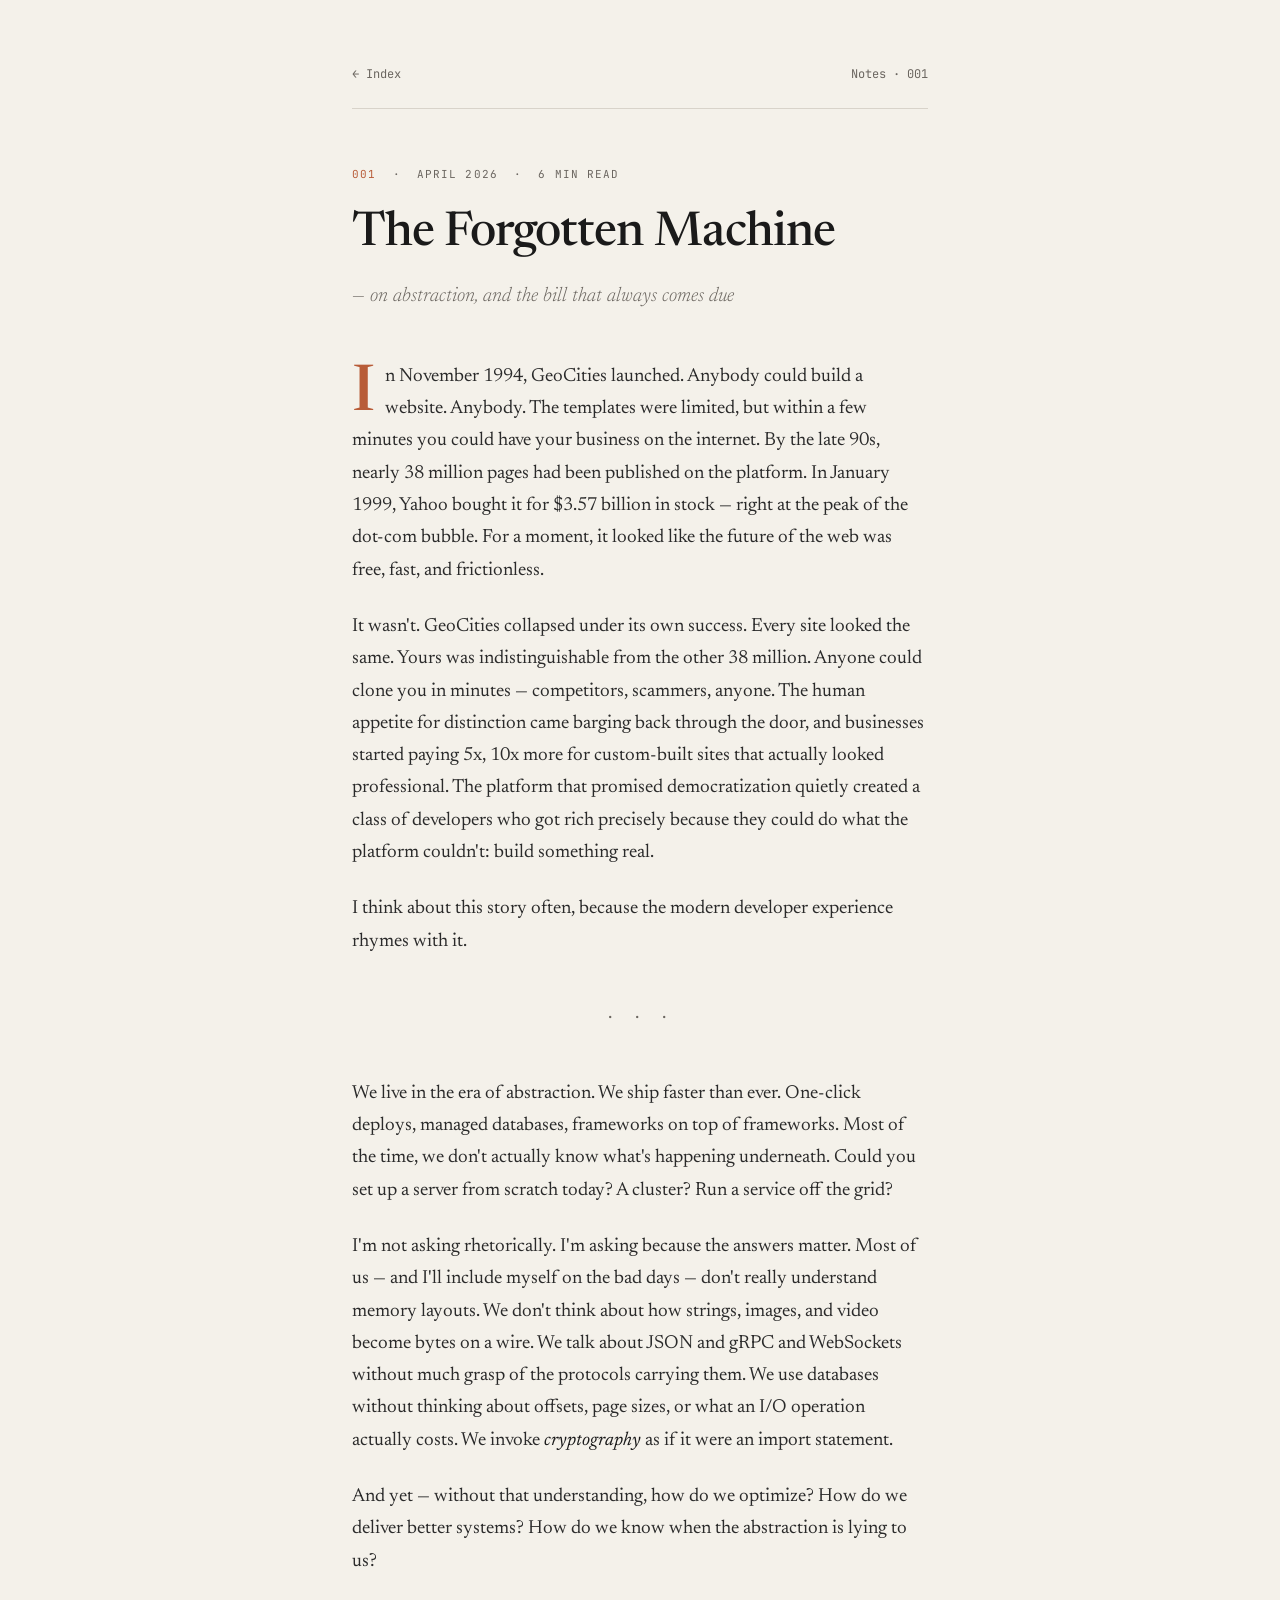
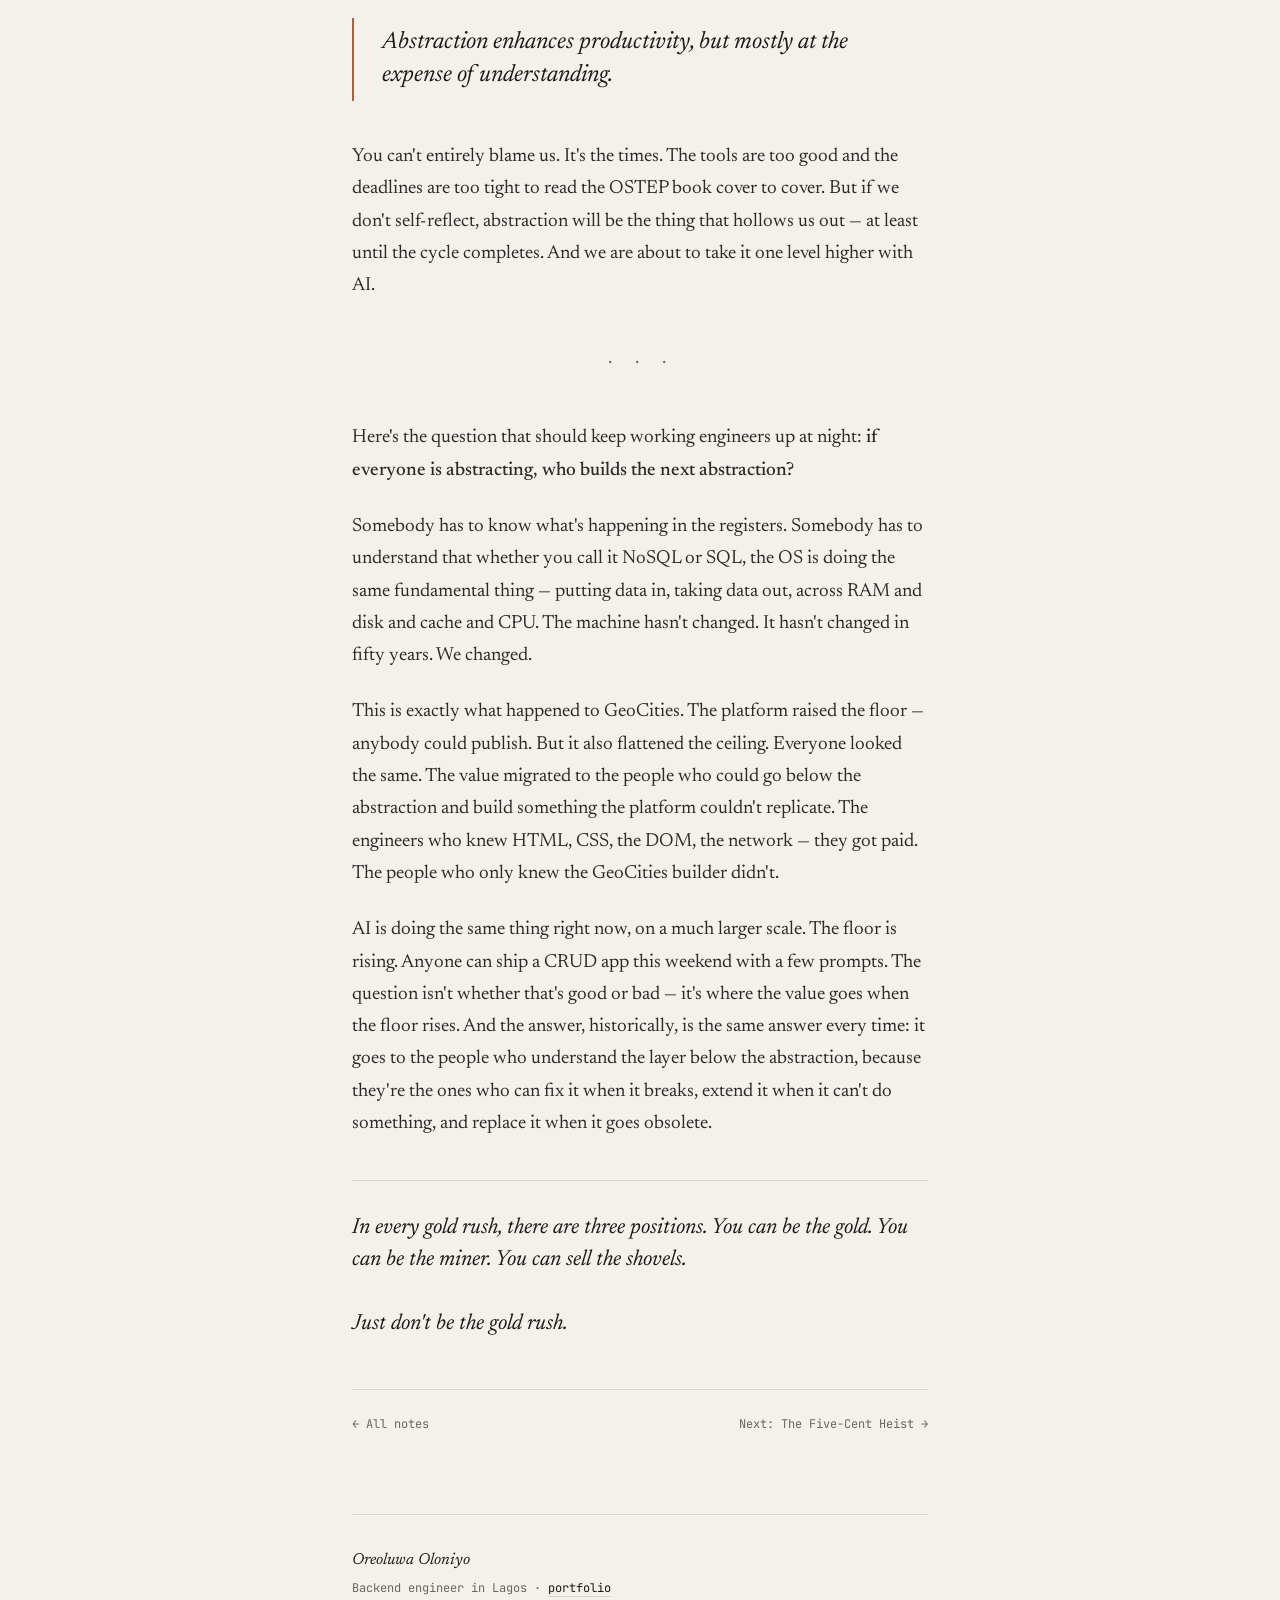
<file: blog/forgotten-machine.html>
<!DOCTYPE html>
<html lang="en">
<head>
    <meta charset="UTF-8" />
    <meta name="viewport" content="width=device-width, initial-scale=1.0" />
    <title>The Forgotten Machine — Oreoluwa Oloniyo</title>
    <meta name="description" content="On abstraction, AI, and what GeoCities can teach us about the next bubble." />
    <link rel="preconnect" href="https://fonts.googleapis.com" />
    <link rel="preconnect" href="https://fonts.gstatic.com" crossorigin />
    <link href="https://fonts.googleapis.com/css2?family=JetBrains+Mono:wght@300;400;500;600&family=Newsreader:ital,opsz,wght@0,6..72,300;0,6..72,400;0,6..72,500;0,6..72,600;1,6..72,300;1,6..72,400;1,6..72,500&display=swap" rel="stylesheet" />
    <style>
        :root {
            --bg: #f4f1ea;
            --ink: #1a1a1a;
            --muted: #6b6660;
            --rule: #d8d3ca;
            --accent: #b85c38;
            --serif: "Newsreader", Georgia, serif;
            --mono: "JetBrains Mono", ui-monospace, "SF Mono", Menlo, monospace;
        }

        * { box-sizing: border-box; margin: 0; padding: 0; }

        html { scroll-behavior: smooth; }

        body {
            background: var(--bg);
            color: var(--ink);
            font-family: var(--serif);
            font-size: 19px;
            line-height: 1.7;
            font-weight: 400;
            -webkit-font-smoothing: antialiased;
            text-rendering: optimizeLegibility;
        }

        .wrap {
            max-width: 640px;
            margin: 0 auto;
            padding: 64px 32px 120px;
        }

        /* ---------- Top nav ---------- */
        .topnav {
            display: flex;
            justify-content: space-between;
            align-items: baseline;
            padding-bottom: 24px;
            border-bottom: 1px solid var(--rule);
            margin-bottom: 56px;
            font-family: var(--mono);
            font-size: 12px;
        }

        .topnav a {
            color: var(--muted);
            text-decoration: none;
            transition: color 180ms ease;
        }

        .topnav a:hover { color: var(--accent); }

        .topnav .back::before {
            content: "← ";
        }

        .topnav .meta { color: var(--muted); }

        /* ---------- Article header ---------- */
        .post-meta {
            font-family: var(--mono);
            font-size: 11px;
            color: var(--muted);
            letter-spacing: 0.1em;
            text-transform: uppercase;
            margin-bottom: 24px;
        }

        .post-meta .num { color: var(--accent); }

        h1.title {
            font-family: var(--serif);
            font-size: 48px;
            line-height: 1.1;
            font-weight: 500;
            letter-spacing: -0.02em;
            margin-bottom: 18px;
        }

        .subtitle {
            font-family: var(--serif);
            font-size: 20px;
            font-style: italic;
            color: var(--muted);
            font-weight: 300;
            margin-bottom: 48px;
        }

        .subtitle::before {
            content: "— ";
        }

        /* ---------- Article body ---------- */
        article p {
            margin-bottom: 24px;
            color: #2a2a2a;
        }

        article p:first-of-type::first-letter {
            font-family: var(--serif);
            font-size: 64px;
            font-weight: 500;
            float: left;
            line-height: 0.9;
            margin: 6px 10px 0 0;
            color: var(--accent);
        }

        article em {
            font-style: italic;
            color: var(--ink);
        }

        article strong {
            font-weight: 500;
        }

        .pullquote {
            font-family: var(--serif);
            font-size: 24px;
            line-height: 1.4;
            font-style: italic;
            color: var(--ink);
            border-left: 2px solid var(--accent);
            padding: 8px 0 8px 28px;
            margin: 40px 0;
            max-width: 90%;
        }

        hr.section-break {
            border: none;
            margin: 48px auto;
            text-align: center;
            color: var(--muted);
            font-family: var(--mono);
            font-size: 14px;
            letter-spacing: 0.4em;
        }

        hr.section-break::before {
            content: "· · ·";
        }

        .closer {
            font-family: var(--serif);
            font-size: 22px;
            line-height: 1.45;
            color: var(--ink);
            margin-top: 40px;
            padding-top: 32px;
            border-top: 1px solid var(--rule);
            font-style: italic;
        }

        /* ---------- Footer ---------- */
        .post-footer {
            margin-top: 80px;
            padding-top: 32px;
            border-top: 1px solid var(--rule);
            font-family: var(--mono);
            font-size: 12px;
            color: var(--muted);
        }

        .post-footer .signature {
            font-family: var(--serif);
            font-style: italic;
            color: var(--ink);
            font-size: 16px;
            margin-bottom: 4px;
        }

        .post-footer a {
            color: var(--ink);
            text-decoration: none;
            border-bottom: 1px solid var(--rule);
            transition: border-color 180ms ease, color 180ms ease;
        }

        .post-footer a:hover { color: var(--accent); border-color: var(--accent); }

        .next-prev {
            display: flex;
            justify-content: space-between;
            margin-top: 48px;
            padding-top: 24px;
            border-top: 1px solid var(--rule);
            font-family: var(--mono);
            font-size: 12px;
        }

        /* ---------- Reveal ---------- */
        .reveal {
            opacity: 0;
            transform: translateY(8px);
            animation: rise 700ms cubic-bezier(0.2, 0.7, 0.2, 1) forwards;
        }

        @keyframes rise {
            to { opacity: 1; transform: translateY(0); }
        }

        /* ---------- Mobile ---------- */
        @media (max-width: 600px) {
            .wrap { padding: 40px 22px 80px; }
            body { font-size: 17px; }
            h1.title { font-size: 34px; }
            .subtitle { font-size: 17px; margin-bottom: 36px; }
            .pullquote { font-size: 19px; padding-left: 20px; }
            .closer { font-size: 19px; }
            article p:first-of-type::first-letter { font-size: 52px; }
            .topnav { flex-direction: column; gap: 6px; align-items: flex-start; }
        }
    </style>
</head>
<body>
<div class="wrap">

    <nav class="topnav reveal">
        <a href="../index.html" class="back">Index</a>
        <span class="meta">Notes · 001</span>
    </nav>

    <div class="post-meta reveal"><span class="num">001</span> &nbsp;·&nbsp; April 2026 &nbsp;·&nbsp; 6 min read</div>

    <h1 class="title reveal">The Forgotten Machine</h1>
    <p class="subtitle reveal">on abstraction, and the bill that always comes due</p>

    <article class="reveal">

        <p>
            In November 1994, GeoCities launched. Anybody could build a website. Anybody. The templates were limited, but within a few minutes you could have your business on the internet. By the late 90s, nearly 38 million pages had been published on the platform. In January 1999, Yahoo bought it for $3.57 billion in stock — right at the peak of the dot-com bubble. For a moment, it looked like the future of the web was free, fast, and frictionless.
        </p>

        <p>
            It wasn't. GeoCities collapsed under its own success. Every site looked the same. Yours was indistinguishable from the other 38 million. Anyone could clone you in minutes — competitors, scammers, anyone. The human appetite for distinction came barging back through the door, and businesses started paying 5x, 10x more for custom-built sites that actually looked professional. The platform that promised democratization quietly created a class of developers who got rich precisely because they could do what the platform couldn't: build something real.
        </p>

        <p>
            I think about this story often, because the modern developer experience rhymes with it.
        </p>

        <hr class="section-break" />

        <p>
            We live in the era of abstraction. We ship faster than ever. One-click deploys, managed databases, frameworks on top of frameworks. Most of the time, we don't actually know what's happening underneath. Could you set up a server from scratch today? A cluster? Run a service off the grid?
        </p>

        <p>
            I'm not asking rhetorically. I'm asking because the answers matter. Most of us — and I'll include myself on the bad days — don't really understand memory layouts. We don't think about how strings, images, and video become bytes on a wire. We talk about JSON and gRPC and WebSockets without much grasp of the protocols carrying them. We use databases without thinking about offsets, page sizes, or what an I/O operation actually costs. We invoke <em>cryptography</em> as if it were an import statement.
        </p>

        <p>
            And yet — without that understanding, how do we optimize? How do we deliver better systems? How do we know when the abstraction is lying to us?
        </p>

        <div class="pullquote">
            Abstraction enhances productivity, but mostly at the expense of understanding.
        </div>

        <p>
            You can't entirely blame us. It's the times. The tools are too good and the deadlines are too tight to read the OSTEP book cover to cover. But if we don't self-reflect, abstraction will be the thing that hollows us out — at least until the cycle completes. And we are about to take it one level higher with AI.
        </p>

        <hr class="section-break" />

        <p>
            Here's the question that should keep working engineers up at night: <strong>if everyone is abstracting, who builds the next abstraction?</strong>
        </p>

        <p>
            Somebody has to know what's happening in the registers. Somebody has to understand that whether you call it NoSQL or SQL, the OS is doing the same fundamental thing — putting data in, taking data out, across RAM and disk and cache and CPU. The machine hasn't changed. It hasn't changed in fifty years. We changed.
        </p>

        <p>
            This is exactly what happened to GeoCities. The platform raised the floor — anybody could publish. But it also flattened the ceiling. Everyone looked the same. The value migrated to the people who could go below the abstraction and build something the platform couldn't replicate. The engineers who knew HTML, CSS, the DOM, the network — they got paid. The people who only knew the GeoCities builder didn't.
        </p>

        <p>
            AI is doing the same thing right now, on a much larger scale. The floor is rising. Anyone can ship a CRUD app this weekend with a few prompts. The question isn't whether that's good or bad — it's where the value goes when the floor rises. And the answer, historically, is the same answer every time: it goes to the people who understand the layer below the abstraction, because they're the ones who can fix it when it breaks, extend it when it can't do something, and replace it when it goes obsolete.
        </p>

        <p class="closer">
            In every gold rush, there are three positions. You can be the gold. You can be the miner. You can sell the shovels. <br /><br />
            Just don't be the gold rush.
        </p>

    </article>

    <div class="next-prev">
        <a href="index.html" style="color: var(--muted); text-decoration: none;">← All notes</a>
        <a href="five-cent-heist.html" style="color: var(--muted); text-decoration: none;">Next: The Five-Cent Heist →</a>
    </div>

    <footer class="post-footer">
        <div class="signature">Oreoluwa Oloniyo</div>
        <div>Backend engineer in Lagos · <a href="../index.html">portfolio</a></div>
    </footer>

</div>
</body>
</html>
</file>
